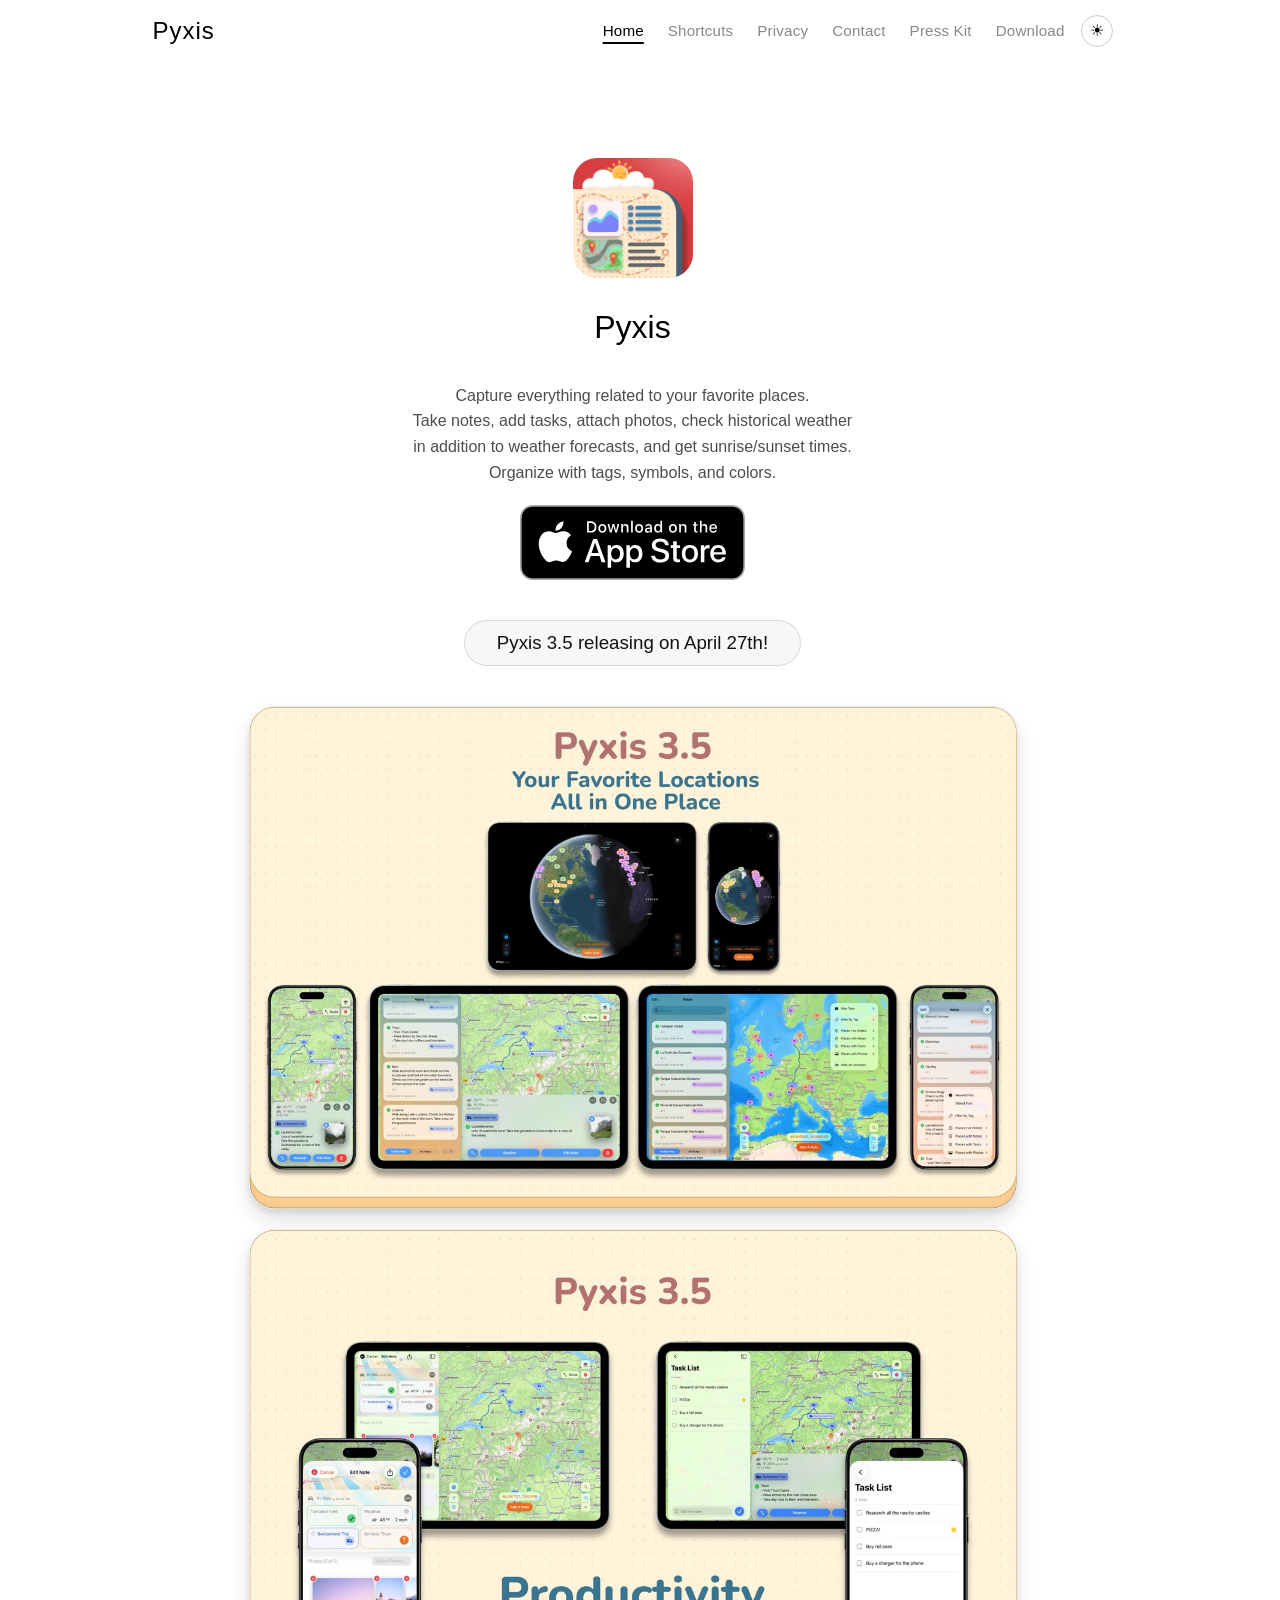
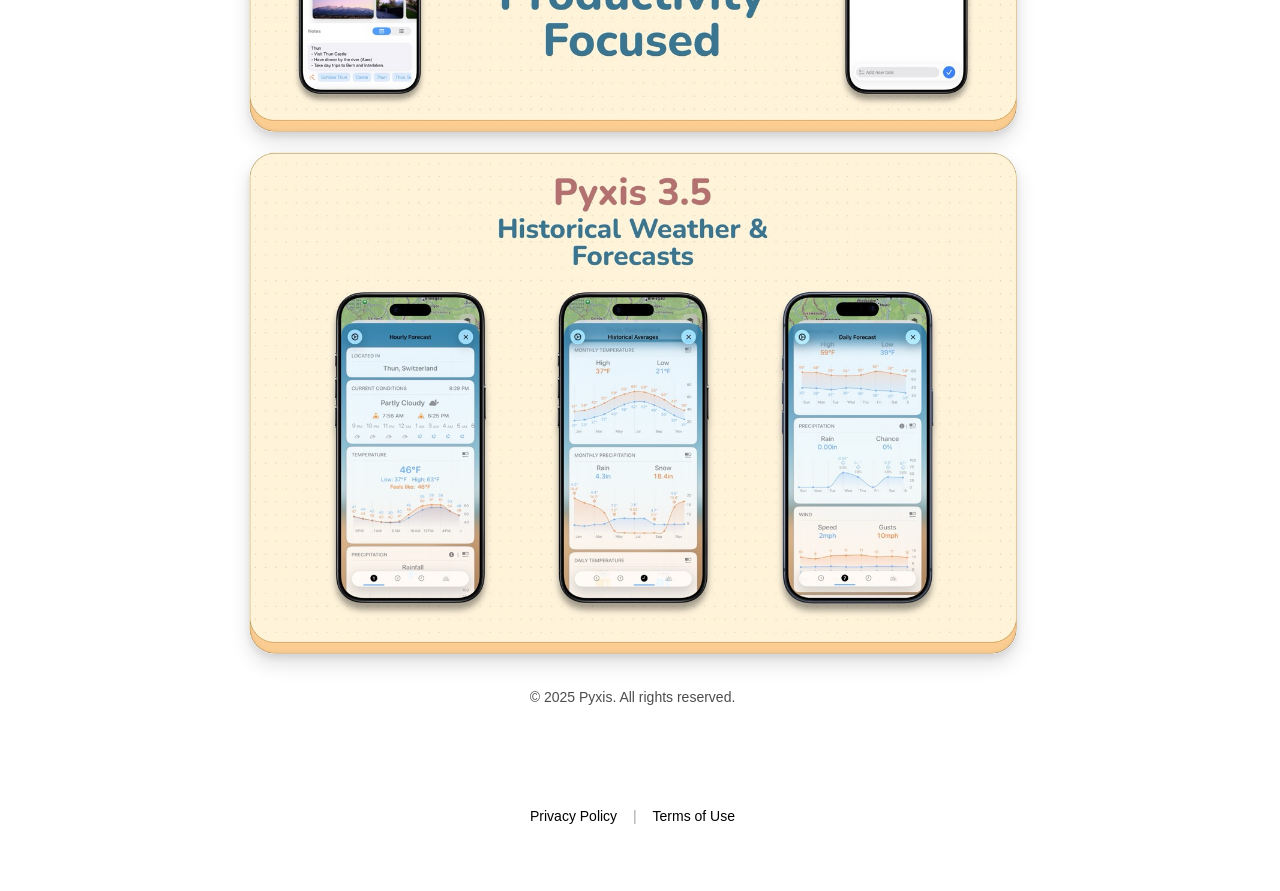
<file: index.html>
<!DOCTYPE html>
<html lang="en">
  <head>
    <meta charset="UTF-8" />
    <meta name="viewport" content="width=device-width, initial-scale=1" />
    <title>Pyxis - Notes, Photos, Weather</title>
    <meta
      name="description"
      content="Pin locations, capture memories, and check the weather. Pyxis is your private travel companion."
    />
    <link rel="apple-touch-icon" href="assets/app icons/App Icon.png" />
    <link rel="stylesheet" href="assets/style.css" />
    <script src="assets/theme-toggle.js" defer></script>
  </head>
  <body>
    <!-- Primary Navigation -->
    <header class="site-header" role="banner">
      <div class="site-header__inner">
        <a class="site-header__brand" href="index.html">Pyxis</a>
        <div class="site-header__actions">
          <nav class="site-nav" aria-label="Primary navigation">
            <ul class="site-nav__list site-nav__list--desktop">
              <li>
                <a class="site-nav__link" href="index.html" aria-current="page">Home</a>
              </li>
              <li>
                <a class="site-nav__link" href="shortcuts.html">Shortcuts</a>
              </li>
              <li>
                <a class="site-nav__link" href="privacy.html">Privacy</a>
              </li>
              <li>
                <a class="site-nav__link" href="contact.html">Contact</a>
              </li>
              <li class="site-nav__item--presskit">
                <a class="site-nav__link" href="presskit.html">Press Kit</a>
              </li>
              <li>
                <a class="site-nav__link" href="https://apps.apple.com/us/app/pyxis-notes-locations/id6639617144">Download</a>
              </li>
            </ul>
            <details class="site-nav__mobile-menu">
              <summary class="site-nav__hamburger" aria-label="Open navigation menu">
                <span></span>
                <span></span>
                <span></span>
              </summary>
              <ul class="site-nav__list site-nav__list--mobile">
                <li><a class="site-nav__link" href="index.html">Home</a></li>
                <li><a class="site-nav__link" href="shortcuts.html">Shortcuts</a></li>
                <li><a class="site-nav__link" href="privacy.html">Privacy</a></li>
                <li><a class="site-nav__link" href="contact.html">Contact</a></li>
                <li><a class="site-nav__link" href="https://apps.apple.com/us/app/pyxis-notes-locations/id6639617144">Download</a></li>
              </ul>
            </details>
          </nav>
          <button class="theme-toggle" type="button" data-theme-toggle aria-label="Toggle theme"></button>
        </div>
      </div>
    </header>

    <!-- Main Content -->
    <main id="home">
      <div class="container">
        <!-- Hero -->
        <header>
          <img src="assets/app icons/App Icon.png" alt="Pyxis App Icon" class="icon" />
          <h1>Pyxis</h1>
          <br />
          <p class="subtitle">
            Capture everything related to your favorite places.
            <br />Take notes, add tasks, attach photos, check historical weather  <br /> in addition to weather forecasts, and get sunrise/sunset times.
            <br />Organize with tags, symbols, and colors. 
          </p>
          <a
            href="https://apps.apple.com/us/app/pyxis-notes-locations/id6639617144"
            target="_blank"
            rel="noopener noreferrer"
          >
            <img
              src="assets/app-store-badge.svg"
              alt="Download on the App Store"
              style="height: 75px;"
            />
          </a>
        </header>

        <h3 class="upcoming-release">Pyxis 3.5 releasing on April 27th!</h3>
        <section class="banner-gallery" aria-label="Pyxis banners">
          <div class="banner-gallery__grid">
            <img
              class="banner-gallery__image"
              src="assets/Banner Images/Pyxis Banner - Favorite Locations Large.jpeg"
              data-banner-png="assets/Banner Images/Pyxis Banner - Favorite Locations.png"
              alt="Pyxis banner for favorite locations"
              loading="lazy"
              decoding="async"
              tabindex="0"
              role="button"
              aria-label="Open PNG for favorite locations banner"
            />
            <img
              class="banner-gallery__image"
              src="assets/Banner Images/Pyxis Banner - Productivity Focused Large.jpeg"
              data-banner-png="assets/Banner Images/Pyxis Banner - Productivity Focused.png"
              alt="Pyxis productivity focused banner"
              loading="lazy"
              decoding="async"
              tabindex="0"
              role="button"
              aria-label="Open PNG for productivity focused banner"
            />
            <img
              class="banner-gallery__image"
              src="assets/Banner Images/Pyxis Banner - Historical Weather & Forecasts Large.jpeg"
              data-banner-png="assets/Banner Images/Pyxis Banner - Historical Weather & Forecasts.png"
              alt="Pyxis banner for historical weather and forecasts"
              loading="lazy"
              decoding="async"
              tabindex="0"
              role="button"
              aria-label="Open PNG for historical weather and forecasts banner"
            />
          </div>
        </section>

        <!-- Legal Footer -->
        <footer>
          &copy; 2025 Pyxis. All rights reserved.
        </footer>
      </div>
    </main>

    <!-- Site Footer Links -->
    <footer class="site-footer">
      <a href="privacy.html">Privacy Policy</a>
      <span class="divider">|</span>
      <a href="https://www.apple.com/legal/internet-services/itunes/dev/stdeula">Terms of Use</a>
    </footer>

    <div class="lightbox" role="dialog" aria-modal="true" aria-hidden="true">
      <div class="lightbox__content">
        <button class="lightbox__close" type="button" aria-label="Close image">Close</button>
        <img class="lightbox__image" alt="" />
        <div class="lightbox__caption" aria-live="polite"></div>
      </div>
    </div>

    <script>
      (function () {
        const bannerImages = document.querySelectorAll('.banner-gallery__image');
        const lightbox = document.querySelector('.lightbox');
        const lightboxImage = document.querySelector('.lightbox__image');
        const lightboxCaption = document.querySelector('.lightbox__caption');
        const lightboxClose = document.querySelector('.lightbox__close');
        let lastFocused = null;

        const openLightbox = (img) => {
          const pngSrc = img.getAttribute('data-banner-png');
          if (!pngSrc || !lightbox) return;
          lastFocused = document.activeElement;
          lightboxImage.src = pngSrc;
          lightboxImage.alt = img.alt || 'Banner image';
          lightboxCaption.textContent = img.alt || '';
          lightbox.classList.add('open');
          lightbox.setAttribute('aria-hidden', 'false');
          document.body.style.overflow = 'hidden';
          lightboxClose.focus();
        };

        const closeLightbox = () => {
          if (!lightbox) return;
          lightbox.classList.remove('open');
          lightbox.setAttribute('aria-hidden', 'true');
          lightboxImage.src = '';
          lightboxCaption.textContent = '';
          document.body.style.overflow = '';
          if (lastFocused && typeof lastFocused.focus === 'function') {
            lastFocused.focus();
          }
        };

        bannerImages.forEach((img) => {
          img.addEventListener('click', () => {
            openLightbox(img);
          });

          img.addEventListener('keydown', (event) => {
            if (event.key !== 'Enter' && event.key !== ' ') return;
            event.preventDefault();
            openLightbox(img);
          });
        });

        lightboxClose.addEventListener('click', closeLightbox);
        lightbox.addEventListener('click', (event) => {
          if (event.target === lightbox) {
            closeLightbox();
          }
        });

        document.addEventListener('keydown', (event) => {
          if (event.key === 'Escape' && lightbox.classList.contains('open')) {
            closeLightbox();
          }
        });
      })();
    </script>
  </body>
</html>
</file>
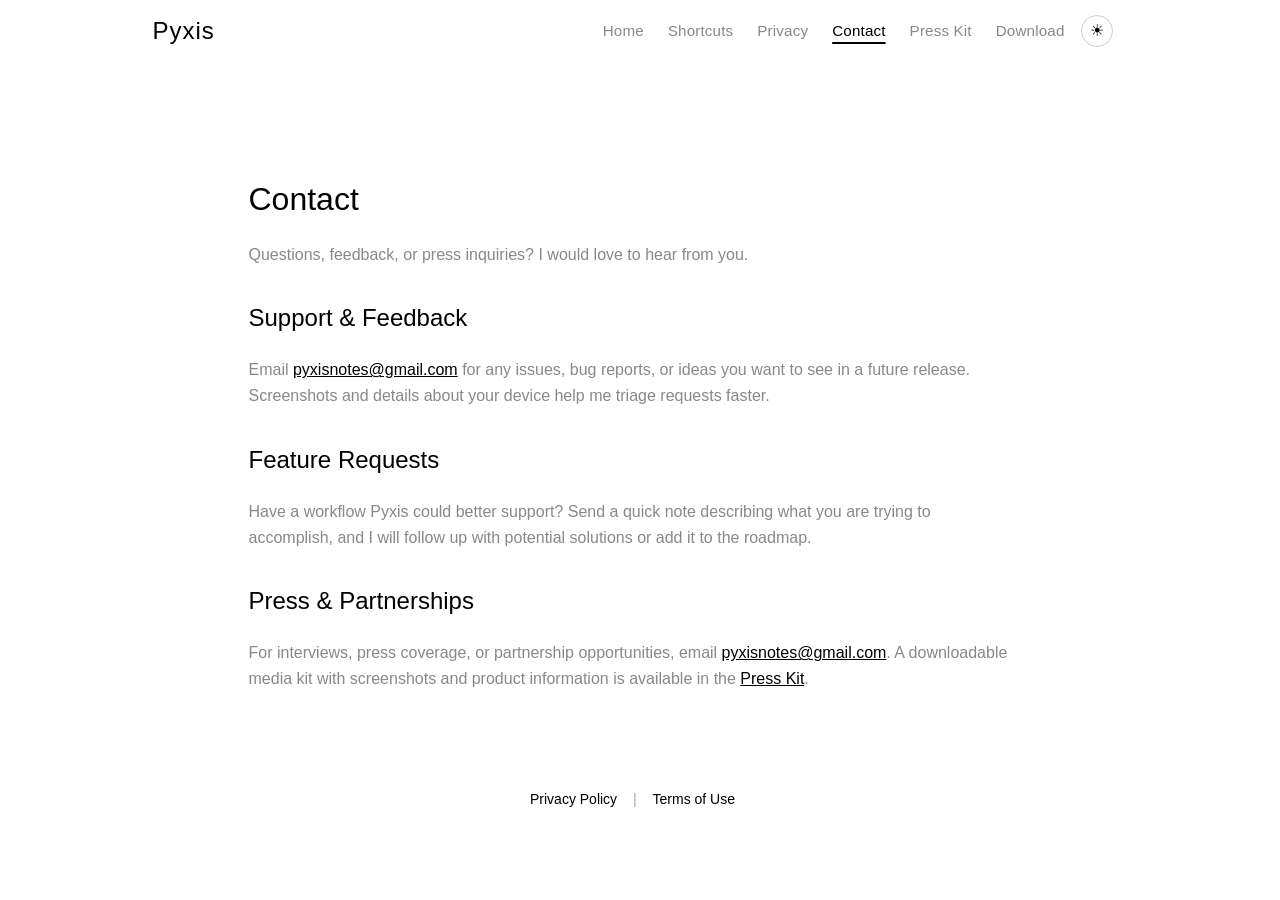
<file: contact.html>
<!DOCTYPE html>
<html lang="en">
  <head>
    <meta charset="UTF-8" />
    <meta name="viewport" content="width=device-width, initial-scale=1" />
    <title>Pyxis — Contact</title>
    <meta
      name="description"
      content="Reach the Pyxis developer for support, feature requests, or press inquiries."
    />
    <link rel="apple-touch-icon" href="assets/app icons/App Icon.png" />
    <link rel="stylesheet" href="assets/style.css" />
    <script src="assets/theme-toggle.js" defer></script>
  </head>
  <body class="contact-page">
    <!-- Primary Navigation -->
    <header class="site-header" role="banner">
      <div class="site-header__inner">
        <a class="site-header__brand" href="index.html">Pyxis</a>
        <div class="site-header__actions">
          <nav class="site-nav" aria-label="Primary navigation">
            <ul class="site-nav__list site-nav__list--desktop">
              <li>
                <a class="site-nav__link" href="index.html">Home</a>
              </li>
              <li>
                <a class="site-nav__link" href="shortcuts.html">Shortcuts</a>
              </li>
              <li>
                <a class="site-nav__link" href="privacy.html">Privacy</a>
              </li>
              <li>
                <a class="site-nav__link" href="contact.html" aria-current="page">Contact</a>
              </li>
              <li class="site-nav__item--presskit">
                <a class="site-nav__link" href="presskit.html">Press Kit</a>
              </li>
              <li>
                <a class="site-nav__link" href="https://apps.apple.com/us/app/pyxis-notes-locations/id6639617144">Download</a>
              </li>
            </ul>
            <details class="site-nav__mobile-menu">
              <summary class="site-nav__hamburger" aria-label="Open navigation menu">
                <span></span>
                <span></span>
                <span></span>
              </summary>
              <ul class="site-nav__list site-nav__list--mobile">
                <li><a class="site-nav__link" href="index.html">Home</a></li>
                <li><a class="site-nav__link" href="shortcuts.html">Shortcuts</a></li>
                <li><a class="site-nav__link" href="privacy.html">Privacy</a></li>
                <li><a class="site-nav__link" href="contact.html">Contact</a></li>
                <li><a class="site-nav__link" href="https://apps.apple.com/us/app/pyxis-notes-locations/id6639617144">Download</a></li>
              </ul>
            </details>
          </nav>
          <button class="theme-toggle" type="button" data-theme-toggle aria-label="Toggle theme"></button>
        </div>
      </div>
    </header>

    <!-- Contact Content -->
    <main id="contact">
      <div class="container">
        <header>
          <h1>Contact</h1>
          <p>Questions, feedback, or press inquiries? I would love to hear from you.</p>
        </header>

        <section>
          <h2>Support & Feedback</h2>
          <p>
            Email
            <a href="mailto:pyxisnotes@gmail.com">pyxisnotes@gmail.com</a>
            for any issues, bug reports, or ideas you want to see in a future release. Screenshots
            and details about your device help me triage requests faster.
          </p>
        </section>

        <section>
          <h2>Feature Requests</h2>
          <p>
            Have a workflow Pyxis could better support? Send a quick note describing what you are
            trying to accomplish, and I will follow up with potential solutions or add it to the
            roadmap.
          </p>
        </section>

        <section>
          <h2>Press & Partnerships</h2>
          <p>
            For interviews, press coverage, or partnership opportunities, email
            <a href="mailto:pyxisnotes@gmail.com">pyxisnotes@gmail.com</a>. A downloadable media kit
            with screenshots and product information is available in the
            <a href="presskit.html#media-kit">Press Kit</a>.
          </p>
        </section>
      </div>
    </main>

    <!-- Site Footer Links -->
    <footer class="site-footer">
      <a href="privacy.html">Privacy Policy</a>
      <span class="divider">|</span>
      <a href="https://www.apple.com/legal/internet-services/itunes/dev/stdeula">Terms of Use</a>
    </footer>
  </body>
</html>
</file>
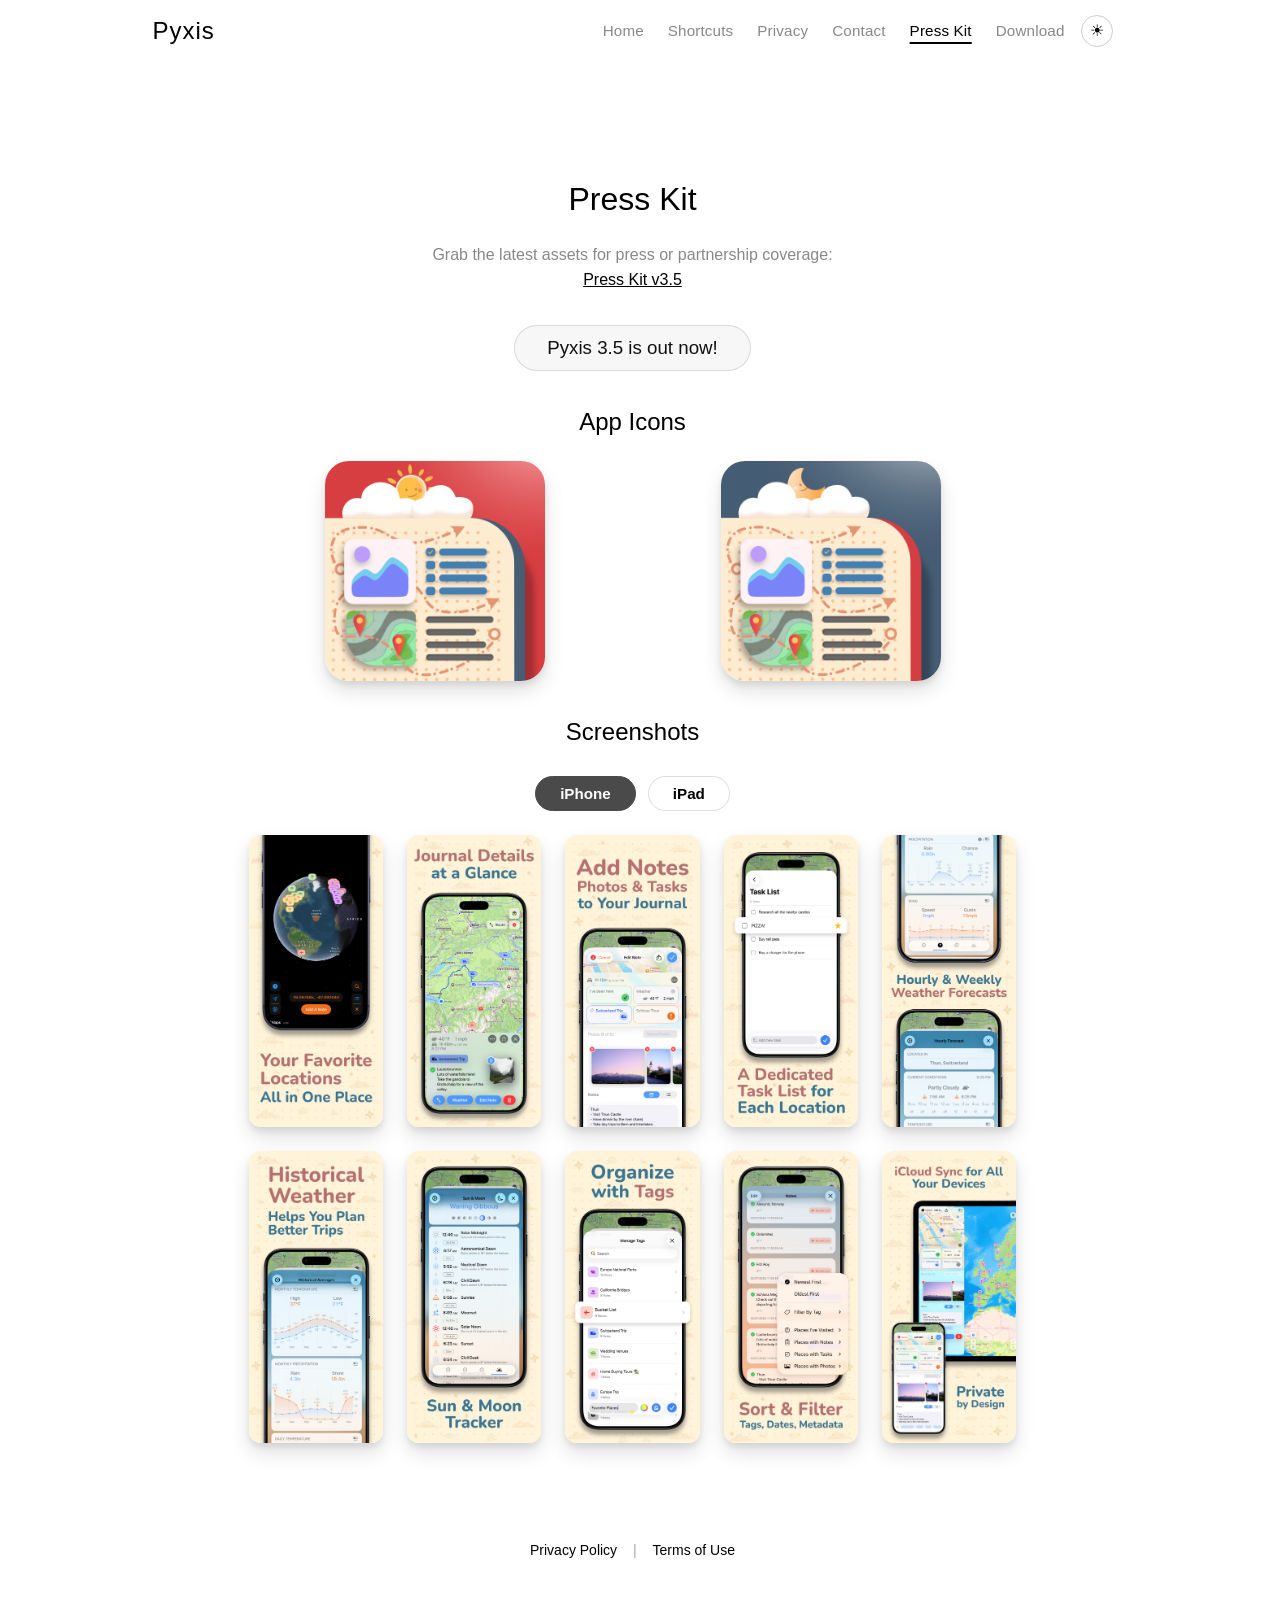
<file: presskit.html>
<!DOCTYPE html>
<html lang="en">
  <head>
    <meta charset="UTF-8" />
    <meta name="viewport" content="width=device-width, initial-scale=1" />
    <title>Pyxis — Press Kit</title>
    <meta
      name="description"
      content="Download the Pyxis media kit, screenshots, and brand assets for coverage or partnership requests."
    />
    <link rel="apple-touch-icon" href="assets/app icons/App Icon.png" />
    <link rel="stylesheet" href="assets/style.css" />
    <script src="assets/theme-toggle.js" defer></script>
  </head>
  <body class="presskit-page">
    <!-- Primary Navigation -->
    <header class="site-header" role="banner">
      <div class="site-header__inner">
        <a class="site-header__brand" href="index.html">Pyxis</a>
        <div class="site-header__actions">
          <nav class="site-nav" aria-label="Primary navigation">
            <ul class="site-nav__list site-nav__list--desktop">
              <li>
                <a class="site-nav__link" href="index.html">Home</a>
              </li>
              <li>
                <a class="site-nav__link" href="shortcuts.html">Shortcuts</a>
              </li>
              <li>
                <a class="site-nav__link" href="privacy.html">Privacy</a>
              </li>
              <li>
                <a class="site-nav__link" href="contact.html">Contact</a>
              </li>
              <li class="site-nav__item--presskit">
                <a class="site-nav__link" href="presskit.html" aria-current="page">Press Kit</a>
              </li>
              <li>
                <a class="site-nav__link" href="https://apps.apple.com/us/app/pyxis-notes-locations/id6639617144">Download</a>
              </li>
            </ul>
            <details class="site-nav__mobile-menu">
              <summary class="site-nav__hamburger" aria-label="Open navigation menu">
                <span></span>
                <span></span>
                <span></span>
              </summary>
              <ul class="site-nav__list site-nav__list--mobile">
                <li><a class="site-nav__link" href="index.html">Home</a></li>
                <li><a class="site-nav__link" href="shortcuts.html">Shortcuts</a></li>
                <li><a class="site-nav__link" href="privacy.html">Privacy</a></li>
                <li><a class="site-nav__link" href="contact.html">Contact</a></li>
                <li><a class="site-nav__link" href="https://apps.apple.com/us/app/pyxis-notes-locations/id6639617144">Download</a></li>
              </ul>
            </details>
          </nav>
          <button class="theme-toggle" type="button" data-theme-toggle aria-label="Toggle theme"></button>
        </div>
      </div>
    </header>

    <!-- Press Kit Content -->
    <main id="press-kit">
      <div class="container">
        <header id="media-kit">
          <h1>Press Kit</h1>
          <p>Grab the latest assets for press or partnership coverage:<br /><a
              href="https://www.dropbox.com/scl/fo/rmgc15g1qpqymmu59uk1y/AJu57hZkyr0gZAIiUvcNNp8?rlkey=rflx4jpv9av4rr9wsezeqdsq8&dl=0"
              target="_blank"
              rel="noopener noreferrer"
              >Press Kit v3.5</a
            ></p>
        </header>

        <h3 class="upcoming-release">Pyxis 3.5 is out now!</h3>
        <section class="app-icons" id="app-icons">
          <h2>App Icons</h2>
          <div class="app-icons-grid">
            <img
              src="assets/app icons/App Icon.png"
              data-lightbox-src="assets/app icons/App Icon - 2x.png"
              alt="Pyxis app icon"
              loading="lazy"
              decoding="async"
              tabindex="0"
              role="button"
              aria-label="Open 2x Pyxis app icon"
            />
            <img
              src="assets/app icons/App Icon - Dark.png"
              data-lightbox-src="assets/app icons/App Icon - Dark - 2x.png"
              alt="Pyxis app icon dark"
              loading="lazy"
              decoding="async"
              tabindex="0"
              role="button"
              aria-label="Open 2x dark Pyxis app icon"
            />
          </div>
        </section>

        <section class="screenshots" id="screenshots">
          <h2>Screenshots</h2>

          <div class="tabs" role="tablist" aria-label="Device screenshots">
            <button
              class="tab-button active"
              data-target="screenshots-iphone"
              role="tab"
              aria-selected="true"
              aria-controls="screenshots-iphone"
              id="tab-iphone"
              tabindex="0"
            >
              iPhone
            </button>
            <button
              class="tab-button"
              data-target="screenshots-ipad"
              role="tab"
              aria-selected="false"
              aria-controls="screenshots-ipad"
              id="tab-ipad"
              tabindex="-1"
            >
              iPad
            </button>
          </div>

          <div
            class="tab-content active"
            id="screenshots-iphone"
            role="tabpanel"
            aria-labelledby="tab-iphone"
          >
            <h3 class="visually-hidden">iPhone Screenshots</h3>
            <div class="screenshots-grid-iPhone">
              <img src="assets/iPhone Images/iPhone - 1.jpeg" alt="iPhone Screenshot 1" loading="lazy" decoding="async" />
              <img src="assets/iPhone Images/iPhone - 2.jpeg" alt="iPhone Screenshot 2" loading="lazy" decoding="async" />
              <img src="assets/iPhone Images/iPhone - 3.jpeg" alt="iPhone Screenshot 3" loading="lazy" decoding="async" />
              <img src="assets/iPhone Images/iPhone - 4.jpeg" alt="iPhone Screenshot 4" loading="lazy" decoding="async" />
              <img src="assets/iPhone Images/iPhone - 5.jpeg" alt="iPhone Screenshot 5" loading="lazy" decoding="async" />
              <img src="assets/iPhone Images/iPhone - 6.jpeg" alt="iPhone Screenshot 6" loading="lazy" decoding="async" />
              <img src="assets/iPhone Images/iPhone - 7.jpeg" alt="iPhone Screenshot 7" loading="lazy" decoding="async" />
              <img src="assets/iPhone Images/iPhone - 8.jpeg" alt="iPhone Screenshot 8" loading="lazy" decoding="async" />
              <img src="assets/iPhone Images/iPhone - 9.jpeg" alt="iPhone Screenshot 9" loading="lazy" decoding="async" />
              <img src="assets/iPhone Images/iPhone - 10.jpeg" alt="iPhone Screenshot 10" loading="lazy" decoding="async" />
            </div>
          </div>

          <div
            class="tab-content"
            id="screenshots-ipad"
            role="tabpanel"
            aria-labelledby="tab-ipad"
            hidden
          >
            <h3 class="visually-hidden">iPad Screenshots</h3>
            <div class="screenshots-grid-iPad">
              <img src="assets/iPad Images/iPad Pro - 1.jpeg" alt="iPad Screenshot 1" loading="lazy" decoding="async" />
              <img src="assets/iPad Images/iPad Pro - 2.jpeg" alt="iPad Screenshot 2" loading="lazy" decoding="async" />
              <img src="assets/iPad Images/iPad Pro - 3.jpeg" alt="iPad Screenshot 3" loading="lazy" decoding="async" />
              <img src="assets/iPad Images/iPad Pro - 4.jpeg" alt="iPad Screenshot 4" loading="lazy" decoding="async" />
              <img src="assets/iPad Images/iPad Pro - 5.jpeg" alt="iPad Screenshot 5" loading="lazy" decoding="async" />
              <img src="assets/iPad Images/iPad Pro - 6.jpeg" alt="iPad Screenshot 6" loading="lazy" decoding="async" />
              <img src="assets/iPad Images/iPad Pro - 7.jpeg" alt="iPad Screenshot 7" loading="lazy" decoding="async" />
              <img src="assets/iPad Images/iPad Pro - 8.jpeg" alt="iPad Screenshot 8" loading="lazy" decoding="async" />
              <img src="assets/iPad Images/iPad Pro - 9.jpeg" alt="iPad Screenshot 9" loading="lazy" decoding="async" />
              <img src="assets/iPad Images/iPad Pro - 10.jpeg" alt="iPad Screenshot 10" loading="lazy" decoding="async" />
            </div>
          </div>
        </section>
      </div>
    </main>

    <!-- Site Footer Links -->
    <footer class="site-footer">
      <a href="privacy.html">Privacy Policy</a>
      <span class="divider">|</span>
      <a href="https://www.apple.com/legal/internet-services/itunes/dev/stdeula">Terms of Use</a>
    </footer>

    <div class="lightbox" role="dialog" aria-modal="true" aria-hidden="true">
      <div class="lightbox__content">
        <button class="lightbox__close" type="button" aria-label="Close image">Close</button>
        <img class="lightbox__image" alt="" />
        <div class="lightbox__caption" aria-live="polite"></div>
      </div>
    </div>

    <script>
      (function () {
        const tabButtons = document.querySelectorAll('.tab-button');
        const tabPanels = document.querySelectorAll('.tab-content');
        const lightbox = document.querySelector('.lightbox');
        const lightboxImage = document.querySelector('.lightbox__image');
        const lightboxCaption = document.querySelector('.lightbox__caption');
        const lightboxClose = document.querySelector('.lightbox__close');
        const galleryImages = document.querySelectorAll('.screenshots img');
        const appIconImages = document.querySelectorAll('.app-icons-grid img');
        let lastFocused = null;
        let activeTabIndex = 0;

        const openLightbox = (img) => {
          if (!img || !lightbox) return;
          lastFocused = document.activeElement;
          lightboxImage.src = img.getAttribute('data-lightbox-src') || img.src;
          lightboxImage.alt = img.alt || 'Screenshot';
          lightboxCaption.textContent = img.alt || '';
          lightbox.classList.add('open');
          lightbox.setAttribute('aria-hidden', 'false');
          document.body.style.overflow = 'hidden';
          lightboxClose.focus();
        };

        const closeLightbox = () => {
          if (!lightbox) return;
          lightbox.classList.remove('open');
          lightbox.setAttribute('aria-hidden', 'true');
          lightboxImage.src = '';
          lightboxCaption.textContent = '';
          document.body.style.overflow = '';
          if (lastFocused && typeof lastFocused.focus === 'function') {
            lastFocused.focus();
          }
        };

        const activateTab = (button) => {
          const targetId = button.getAttribute('data-target');

          tabButtons.forEach((btn, index) => {
            const isActive = btn === button;
            btn.classList.toggle('active', isActive);
            btn.setAttribute('aria-selected', isActive);
            btn.setAttribute('tabindex', isActive ? '0' : '-1');
            if (isActive) activeTabIndex = index;
          });

          tabPanels.forEach((panel) => {
            const isActive = panel.id === targetId;
            panel.classList.toggle('active', isActive);
            panel.toggleAttribute('hidden', !isActive);
          });
        };

        tabButtons.forEach((button) => {
          button.addEventListener('click', () => {
            activateTab(button);
          });

          button.addEventListener('keydown', (event) => {
            if (event.key !== 'ArrowLeft' && event.key !== 'ArrowRight') return;
            event.preventDefault();
            const nextIndex =
              event.key === 'ArrowRight'
                ? (activeTabIndex + 1) % tabButtons.length
                : (activeTabIndex - 1 + tabButtons.length) % tabButtons.length;
            const nextButton = tabButtons[nextIndex];
            activateTab(nextButton);
            nextButton.focus();
          });
        });

        galleryImages.forEach((img) => {
          img.setAttribute('tabindex', '0');
          img.setAttribute('role', 'button');
          img.setAttribute('aria-label', `Open ${img.alt || 'screenshot'}`);

          img.addEventListener('click', () => openLightbox(img));
          img.addEventListener('keydown', (event) => {
            if (event.key === 'Enter' || event.key === ' ') {
              event.preventDefault();
              openLightbox(img);
            }
          });
        });

        appIconImages.forEach((img) => {
          img.addEventListener('click', () => openLightbox(img));
          img.addEventListener('keydown', (event) => {
            if (event.key === 'Enter' || event.key === ' ') {
              event.preventDefault();
              openLightbox(img);
            }
          });
        });

        lightboxClose.addEventListener('click', closeLightbox);
        lightbox.addEventListener('click', (event) => {
          if (event.target === lightbox) {
            closeLightbox();
          }
        });

        document.addEventListener('keydown', (event) => {
          if (event.key === 'Escape' && lightbox.classList.contains('open')) {
            closeLightbox();
          }
        });
      })();
    </script>
  </body>
</html>
</file>
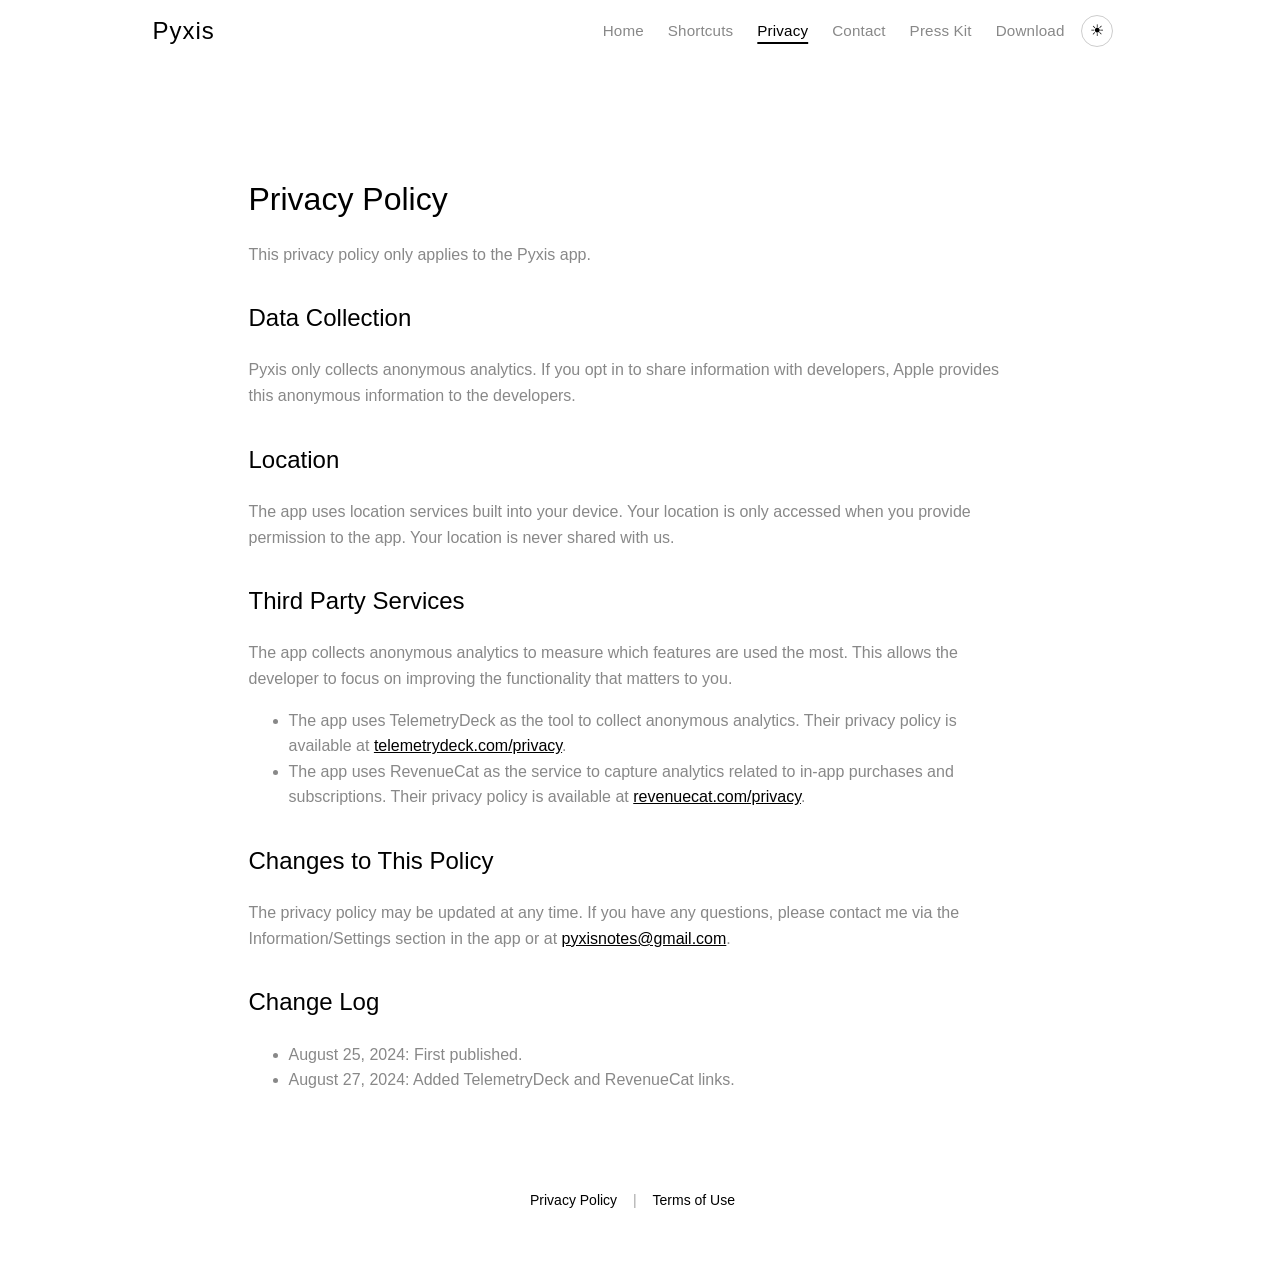
<file: privacy.html>
<!DOCTYPE html>
<html lang="en">
  <head>
    <meta charset="UTF-8" />
    <meta name="viewport" content="width=device-width, initial-scale=1" />
    <title>Pyxis — Privacy Policy</title>
    <meta
      name="description"
      content="Learn how the Pyxis app handles analytics, location data, and third-party services."
    />
    <link rel="apple-touch-icon" href="assets/app icons/App Icon.png" />
    <link rel="stylesheet" href="assets/style.css" />
    <script src="assets/theme-toggle.js" defer></script>
  </head>
  <body class="privacy-page">
    <!-- Primary Navigation -->
    <header class="site-header" role="banner">
      <div class="site-header__inner">
        <a class="site-header__brand" href="index.html">Pyxis</a>
        <div class="site-header__actions">
          <nav class="site-nav" aria-label="Primary navigation">
            <ul class="site-nav__list site-nav__list--desktop">
              <li>
                <a class="site-nav__link" href="index.html">Home</a>
              </li>
              <li>
                <a class="site-nav__link" href="shortcuts.html">Shortcuts</a>
              </li>
              <li>
                <a class="site-nav__link" href="privacy.html" aria-current="page">Privacy</a>
              </li>
              <li>
                <a class="site-nav__link" href="contact.html">Contact</a>
              </li>
              <li class="site-nav__item--presskit">
                <a class="site-nav__link" href="presskit.html">Press Kit</a>
              </li>
              <li>
                <a class="site-nav__link" href="https://apps.apple.com/us/app/pyxis-notes-locations/id6639617144">Download</a>
              </li>
            </ul>
            <details class="site-nav__mobile-menu">
              <summary class="site-nav__hamburger" aria-label="Open navigation menu">
                <span></span>
                <span></span>
                <span></span>
              </summary>
              <ul class="site-nav__list site-nav__list--mobile">
                <li><a class="site-nav__link" href="index.html">Home</a></li>
                <li><a class="site-nav__link" href="shortcuts.html">Shortcuts</a></li>
                <li><a class="site-nav__link" href="privacy.html">Privacy</a></li>
                <li><a class="site-nav__link" href="contact.html">Contact</a></li>
                <li><a class="site-nav__link" href="https://apps.apple.com/us/app/pyxis-notes-locations/id6639617144">Download</a></li>
              </ul>
            </details>
          </nav>
          <button class="theme-toggle" type="button" data-theme-toggle aria-label="Toggle theme"></button>
        </div>
      </div>
    </header>

    <!-- Privacy Policy Content -->
    <main id="privacy">
      <div class="container">
        <header>
          <h1>Privacy Policy</h1>
          <p>This privacy policy only applies to the Pyxis app.</p>
        </header>

        <section>
          <h2>Data Collection</h2>
          <p>
            Pyxis only collects anonymous analytics. If you opt in to share information with
            developers, Apple provides this anonymous information to the developers.
          </p>
        </section>

        <section>
          <h2>Location</h2>
          <p>
            The app uses location services built into your device. Your location is only accessed when you provide permission to the app. Your location is never shared with us.
          </p>
        </section>

        <section>
          <h2>Third Party Services</h2>
          <p>The app collects anonymous analytics to measure which features are used the most. This allows the developer to focus on improving the functionality that matters to you.</p>
          <ul>
            <li>
              The app uses TelemetryDeck as the tool to collect anonymous analytics. Their privacy policy is available at
              <a href="https://telemetrydeck.com/privacy/" target="_blank" rel="noopener noreferrer">telemetrydeck.com/privacy</a>.
            </li>
            <li>
              The app uses RevenueCat as the service to capture analytics related to in-app purchases and subscriptions. Their privacy policy is available at
              <a href="https://www.revenuecat.com/privacy/" target="_blank" rel="noopener noreferrer">revenuecat.com/privacy</a>.
            </li>
          </ul>
        </section>

        <section>
          <h2>Changes to This Policy</h2>
          <p>
            The privacy policy may be updated at any time. If you have any questions, please contact me via the Information/Settings section in the app or at
            <a href="mailto:pyxisnotes@gmail.com">pyxisnotes@gmail.com</a>.
          </p>
        </section>

        <section>
          <h2>Change Log</h2>
          <ul>
            <li>August 25, 2024: First published.</li>
            <li>August 27, 2024: Added TelemetryDeck and RevenueCat links.</li>
          </ul>
        </section>
      </div>
    </main>

    <!-- Site Footer Links -->
    <footer class="site-footer">
      <a href="privacy.html" aria-current="page">Privacy Policy</a>
      <span class="divider">|</span>
      <a href="https://www.apple.com/legal/internet-services/itunes/dev/stdeula">Terms of Use</a>
    </footer>
  </body>
</html>
</file>
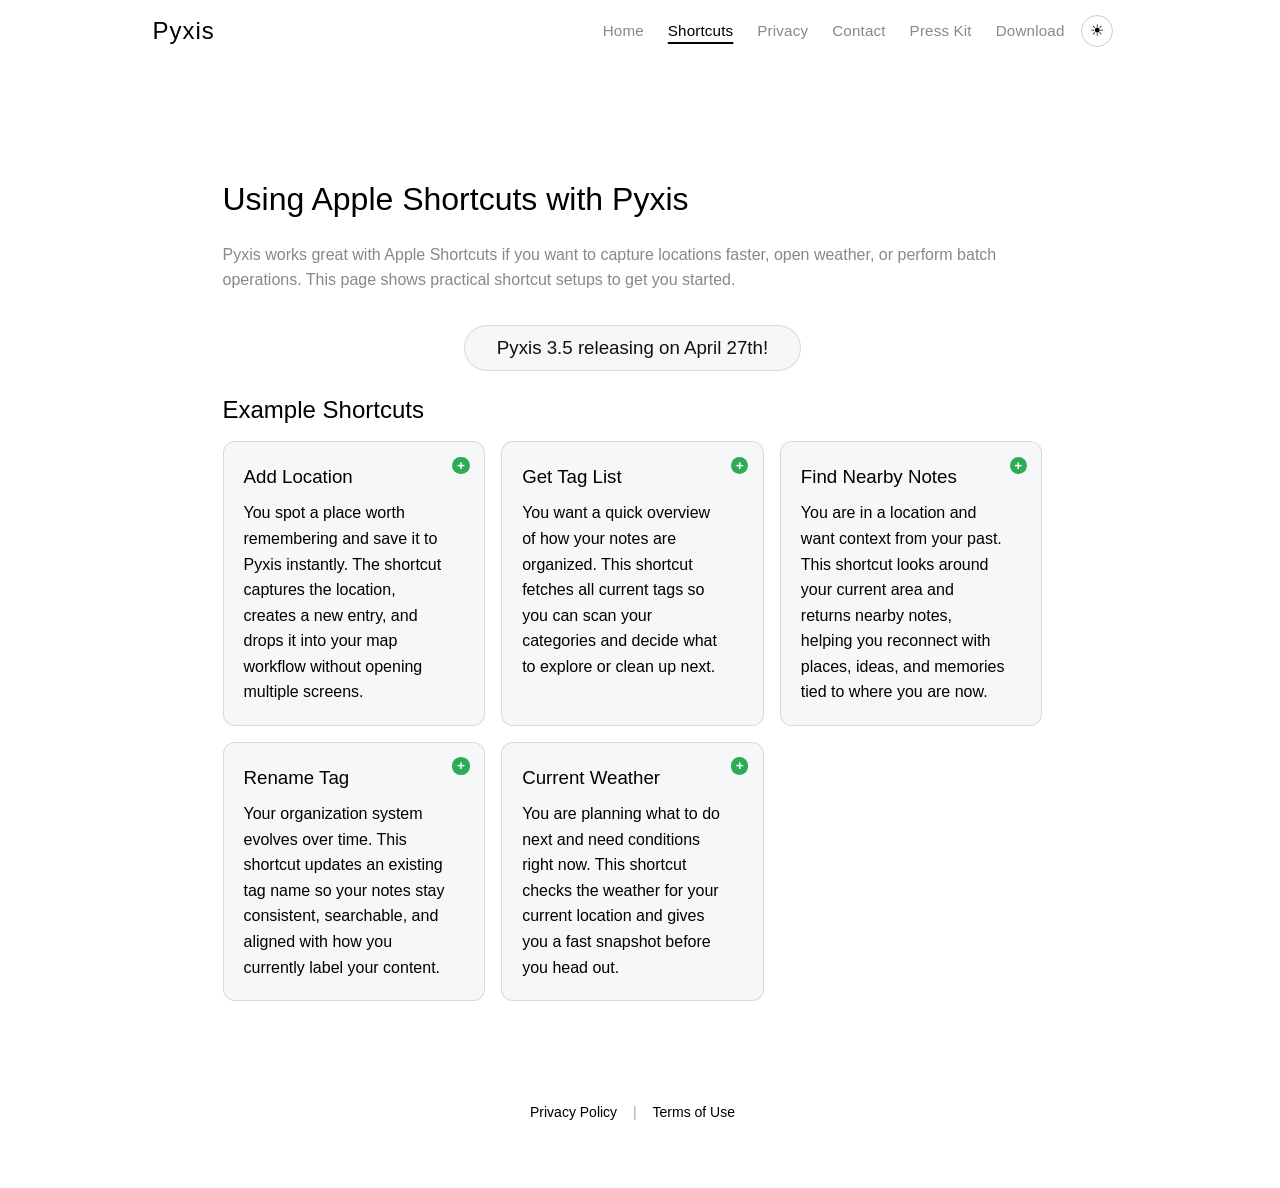
<file: shortcuts.html>
<!DOCTYPE html>
<html lang="en">
  <head>
    <meta charset="UTF-8" />
    <meta name="viewport" content="width=device-width, initial-scale=1" />
    <title>Pyxis Shortcuts — How to Use Apple Shortcuts with Pyxis</title>
    <meta
      name="description"
      content="Learn how to use Apple Shortcuts with Pyxis to quickly capture places, notes, photos, and weather context."
    />
    <link rel="apple-touch-icon" href="assets/app icons/App Icon.png" />
    <link rel="stylesheet" href="assets/style.css" />
    <script src="assets/theme-toggle.js" defer></script>
  </head>
  <body class="support-page">
    <!-- Primary Navigation -->
    <header class="site-header" role="banner">
      <div class="site-header__inner">
        <a class="site-header__brand" href="index.html">Pyxis</a>
        <div class="site-header__actions">
          <nav class="site-nav" aria-label="Primary navigation">
            <ul class="site-nav__list site-nav__list--desktop">
              <li>
                <a class="site-nav__link" href="index.html">Home</a>
              </li>
              <li>
              <a class="site-nav__link" href="shortcuts.html" aria-current="page">Shortcuts</a>
              </li>
              <li>
                <a class="site-nav__link" href="privacy.html">Privacy</a>
              </li>
              <li>
                <a class="site-nav__link" href="contact.html">Contact</a>
              </li>
              <li class="site-nav__item--presskit">
                <a class="site-nav__link" href="presskit.html">Press Kit</a>
              </li>
              <li>
                <a class="site-nav__link" href="https://apps.apple.com/us/app/pyxis-notes-locations/id6639617144">Download</a>
              </li>
            </ul>
            <details class="site-nav__mobile-menu">
              <summary class="site-nav__hamburger" aria-label="Open navigation menu">
                <span></span>
                <span></span>
                <span></span>
              </summary>
              <ul class="site-nav__list site-nav__list--mobile">
                <li><a class="site-nav__link" href="index.html">Home</a></li>
                <li><a class="site-nav__link" href="shortcuts.html">Shortcuts</a></li>
                <li><a class="site-nav__link" href="privacy.html">Privacy</a></li>
                <li><a class="site-nav__link" href="contact.html">Contact</a></li>
                <li><a class="site-nav__link" href="https://apps.apple.com/us/app/pyxis-notes-locations/id6639617144">Download</a></li>
              </ul>
            </details>
          </nav>
          <button class="theme-toggle" type="button" data-theme-toggle aria-label="Toggle theme"></button>
        </div>
      </div>
    </header>

    <!-- Support Article Content -->
    <main id="support-article">
      <div class="container support-article">
        <header class="support-article__header">
          <h1>Using Apple Shortcuts with Pyxis</h1>
          <p>
            Pyxis works great with Apple Shortcuts if you want to capture locations faster, open
            weather, or perform batch operations. This page shows practical shortcut setups to get
            you started.
          </p>
        </header>

        <h3 class="upcoming-release">Pyxis 3.5 releasing on April 27th!</h3>

        <section id="starter-shortcuts">
          <h2>Example Shortcuts</h2>
          <div class="support-cards">
            <article class="support-card">
              <a class="support-card__link" href="https://www.icloud.com/shortcuts/c54e6d3399534520a98412d21aa2f19d">
                <h3>Add Location</h3>
                <p>
                  You spot a place worth remembering and save it to Pyxis instantly. The shortcut
                  captures the location, creates a new entry, and drops it into your map workflow
                  without opening multiple screens.
                </p>
              </a>
            </article>
            <article class="support-card">
              <a class="support-card__link" href="https://www.icloud.com/shortcuts/1fe3dd89f4ef42abbb867717da80c2d8">
                <h3>Get Tag List</h3>
                <p>
                  You want a quick overview of how your notes are organized. This shortcut fetches
                  all current tags so you can scan your categories and decide what to explore or
                  clean up next.
                </p>
              </a>
            </article>
            <article class="support-card">
              <a class="support-card__link" href="https://www.icloud.com/shortcuts/e20275ae89e948428f4d4d17426a7f41">
                <h3>Find Nearby Notes</h3>
                <p>
                  You are in a location and want context from your past. This shortcut looks around
                  your current area and returns nearby notes, helping you reconnect with places,
                  ideas, and memories tied to where you are now.
                </p>
              </a>
            </article>
            <article class="support-card">
              <a class="support-card__link" href="https://www.icloud.com/shortcuts/087aa7fad779467b94ac86fd27060fed">
                <h3>Rename Tag</h3>
                <p>
                  Your organization system evolves over time. This shortcut updates an existing tag
                  name so your notes stay consistent, searchable, and aligned with how you currently
                  label your content.
                </p>
              </a>
            </article>
            <article class="support-card">
              <a class="support-card__link" href="https://www.icloud.com/shortcuts/e20275ae89e948428f4d4d17426a7f41">
                <h3>Current Weather</h3>
                <p>
                  You are planning what to do next and need conditions right now. This shortcut
                  checks the weather for your current location and gives you a fast snapshot before
                  you head out.
                </p>
              </a>
            </article>
          </div>
        </section>
      </div>
    </main>

    <!-- Site Footer Links -->
    <footer class="site-footer">
      <a href="privacy.html">Privacy Policy</a>
      <span class="divider">|</span>
      <a href="https://www.apple.com/legal/internet-services/itunes/dev/stdeula">Terms of Use</a>
    </footer>
  </body>
</html>
</file>
<file: assets/style.css>
:root {
  --color-background: #fff;
  --color-text: #888;
  --color-heading: #000;
  --color-subtext: rgba(0, 0, 0, 0.7);
  --color-brand: #000;
  --color-link: #000;
  --color-link-highlight: #000;
  --color-nav-background: #fff;
  --color-nav-text: #888;
  --color-nav-link-active: #000;
  --color-button-background: #000;
  --color-button-text: #fff;
  --color-footer-text: rgba(0, 0, 0, 0.7);
  --color-footer-link: #000;
  --color-footer-divider: rgba(0, 0, 0, 0.35);
  --color-surface: #fff;
  --color-tab-background: rgba(255, 255, 255, 0.85);
  --color-tab-border: rgba(0, 0, 0, 0.12);
  --color-tab-hover-border: rgba(0, 0, 0, 0.2);
  --color-tab-focus-outline: #000;
  --color-tab-active-background: #4a4a4a;
  --color-tab-active-text: #fff;
  --color-upcoming-release-background: #f7f7f7;
  --color-upcoming-release-text: #111;
  --color-lightbox-backdrop: rgba(0, 0, 0, 0.9);
  --color-lightbox-image-background: #fff;
  --color-lightbox-caption: #fff;
  --color-lightbox-close-border: #fff;
  --color-lightbox-close-background: #000;
  --color-lightbox-close-text: #fff;
  --color-lightbox-close-focus: #fff;
  --color-support-border: rgba(0, 0, 0, 0.12);
  --color-support-surface: rgba(0, 0, 0, 0.02);
  --color-card-background: #f6f7f8;
  --color-theme-toggle-background: transparent;
  --color-theme-toggle-text: #000;
  --color-theme-toggle-border: rgba(0, 0, 0, 0.2);
  --color-theme-toggle-hover: rgba(0, 0, 0, 0.06);
  --color-theme-toggle-focus: #000;
  --shadow-nav: 0 2px 4px rgba(0, 0, 0, 0.1);
  --shadow-card: 0 10px 20px rgba(0, 0, 0, 0.12), 0 4px 6px rgba(0, 0, 0, 0.08);
  --shadow-card-large: 0 12px 24px rgba(0, 0, 0, 0.15), 0 6px 10px rgba(0, 0, 0, 0.08);
}

html[data-theme="dark"] {
  --color-background: #0f1115;
  --color-text: #c7ccd6;
  --color-heading: #f8f9fb;
  --color-subtext: rgba(231, 236, 244, 0.9);
  --color-brand: #f8f9fb;
  --color-link: #d6e3ff;
  --color-link-highlight: #fff;
  --color-nav-background: #0f1115;
  --color-nav-text: #c7ccd6;
  --color-nav-link-active: #fff;
  --color-button-background: #f8f9fb;
  --color-button-text: #0f1115;
  --color-footer-text: rgba(231, 236, 244, 0.9);
  --color-footer-link: #d6e3ff;
  --color-footer-divider: rgba(231, 236, 244, 0.45);
  --color-surface: #1a1f29;
  --color-tab-background: rgba(26, 31, 41, 0.9);
  --color-tab-border: rgba(248, 249, 251, 0.25);
  --color-tab-hover-border: rgba(248, 249, 251, 0.5);
  --color-tab-focus-outline: #fff;
  --color-tab-active-background: var(--color-upcoming-release-background);
  --color-tab-active-text: #fff;
  --color-upcoming-release-background: rgba(248, 249, 251, 0.12);
  --color-upcoming-release-text: #f8f9fb;
  --color-lightbox-backdrop: rgba(0, 0, 0, 0.95);
  --color-lightbox-image-background: #111521;
  --color-lightbox-caption: #fff;
  --color-lightbox-close-border: #fff;
  --color-lightbox-close-background: #1b2130;
  --color-lightbox-close-text: #fff;
  --color-lightbox-close-focus: #fff;
  --color-support-border: rgba(248, 249, 251, 0.2);
  --color-support-surface: rgba(248, 249, 251, 0.05);
  --color-card-background: #1a1f29;
  --color-theme-toggle-background: transparent;
  --color-theme-toggle-text: #fff;
  --color-theme-toggle-border: rgba(248, 249, 251, 0.45);
  --color-theme-toggle-hover: rgba(248, 249, 251, 0.12);
  --color-theme-toggle-focus: #fff;
  --shadow-nav: 0 2px 4px rgba(0, 0, 0, 0.45);
  --shadow-card: 0 10px 20px rgba(0, 0, 0, 0.45), 0 4px 6px rgba(0, 0, 0, 0.25);
  --shadow-card-large: 0 12px 24px rgba(0, 0, 0, 0.55), 0 6px 10px rgba(0, 0, 0, 0.35);
}

/* =====================================
   Base Layout
===================================== */
html {
  scroll-behavior: smooth;
  scrollbar-gutter: stable;
}

body {
  font-family: "Open Sans", "Segoe UI", Roboto, Helvetica, Arial, sans-serif;
  font-weight: 300;
  margin: 0;
  padding: 0;
  line-height: 1.6;
  background: var(--color-background);
  color: var(--color-text);
}

h1,
h2,
h3,
h4,
h5,
h6 {
  color: var(--color-heading);
  font-weight: 300;
}

main {
  padding: 4rem 2rem 2rem;
}

.container {
  max-width: 768px;
  margin: 0 auto;
}

header,
section,
footer {
  text-align: center;
  margin-bottom: 2rem;
}

.privacy-page header,
.privacy-page section,
.contact-page header,
.contact-page section,
.support-page section {
  text-align: left;
}

.privacy-page .site-footer,
.contact-page .site-footer,
.support-page .site-footer {
  text-align: center;
}

.privacy-page main a,
.contact-page main a,
.presskit-page main a,
.support-page main a {
  color: var(--color-link);
}

.privacy-page main a:visited,
.contact-page main a:visited,
.presskit-page main a:visited,
.support-page main a:visited {
  color: var(--color-link);
}

.privacy-page main a:hover,
.privacy-page main a:focus-visible,
.contact-page main a:hover,
.contact-page main a:focus-visible,
.presskit-page main a:hover,
.presskit-page main a:focus-visible,
.support-page main a:hover,
.support-page main a:focus-visible {
  color: var(--color-link-highlight);
}

img.icon {
  width: 120px;
  height: 120px;
  border-radius: 24px;
}

h1 {
  font-size: 2rem;
  margin: 1rem 0 0.25rem;
}

p.subtitle {
  color: var(--color-subtext);
  margin: 0 0 1.25rem;
}

/* =====================================
   Navigation
===================================== */
.site-header {
  position: static;
  top: 0;
  inset-inline: 0;
  z-index: 1000;
  background-color: var(--color-nav-background);
  color: var(--color-nav-text);
}

.site-header__inner {
  display: flex;
  align-items: center;
  justify-content: space-between;
  gap: 2rem;
  max-width: 960px;
  margin: 0 auto;
  padding: 0.75rem 2rem;
}

.site-header__actions {
  display: flex;
  align-items: center;
  justify-content: flex-end;
  gap: 1rem;
}

.site-header__brand {
  font-size: 1.5rem;
  font-weight: 400;
  letter-spacing: 0.04em;
  color: var(--color-brand);
  text-decoration: none;
}

.site-nav__list {
  display: flex;
  flex-wrap: wrap;
  align-items: center;
  gap: 1.5rem;
  margin: 0;
  padding: 0;
  list-style: none;
}

.site-nav__link {
  display: inline-block;
  color: var(--color-nav-text);
  font-size: 0.95rem;
  font-weight: 400;
  text-decoration: none;
  letter-spacing: 0.01em;
  transition: opacity 0.2s ease, text-decoration-color 0.2s ease;
}

.site-nav__link:hover,
.site-nav__link:focus-visible {
  color: var(--color-nav-link-active);
}

.site-nav__link[aria-current="page"] {
  color: var(--color-nav-link-active);
  text-decoration: underline;
  text-decoration-thickness: 2px;
  text-underline-offset: 0.35rem;
}

.theme-toggle {
  appearance: none;
  border: 1px solid var(--color-theme-toggle-border);
  border-radius: 999px;
  background: var(--color-theme-toggle-background);
  color: var(--color-theme-toggle-text);
  width: 2rem;
  height: 2rem;
  padding: 0;
  display: inline-flex;
  align-items: center;
  justify-content: center;
  cursor: pointer;
  transition: background-color 0.2s ease, border-color 0.2s ease, transform 0.2s ease;
}

.theme-toggle::before {
  content: "☀";
  font-size: 1rem;
  line-height: 1;
  color: currentColor;
}

.theme-toggle[data-theme-icon="moon"]::before {
  content: "☾";
}

.theme-toggle:hover {
  background: var(--color-theme-toggle-hover);
  transform: translateY(-1px);
}

.theme-toggle:focus-visible {
  outline: 2px solid var(--color-theme-toggle-focus);
  outline-offset: 2px;
}

@media (max-width: 640px) {
  .site-header__inner {
    align-items: center;
    gap: 0.75rem;
    padding: 0.75rem 1rem;
  }

  .site-header__actions {
    align-items: center;
    gap: 0.75rem;
  }

  .site-nav {
    display: flex;
    align-items: center;
    gap: 0.75rem;
  }

  .site-nav__list--desktop {
    gap: 0;
  }

  .site-nav__list--desktop li {
    display: none;
  }

  .site-nav__list--desktop .site-nav__item--presskit {
    display: list-item;
  }

  .site-nav .site-nav__mobile-menu {
    display: inline-flex;
    align-items: center;
    position: relative;
  }

  .site-nav__hamburger {
    list-style: none;
    width: 1.95rem;
    height: 1.95rem;
    border: 1px solid var(--color-theme-toggle-border);
    border-radius: 999px;
    display: inline-flex;
    flex-direction: column;
    justify-content: center;
    align-items: center;
    margin: 0;
    padding: 0;
    line-height: 0;
    gap: 0.16rem;
    cursor: pointer;
  }

  .site-nav__hamburger::-webkit-details-marker {
    display: none;
  }

  .site-nav__hamburger span {
    width: 0.75rem;
    height: 1.25px;
    background: var(--color-nav-link-active);
    border-radius: 1px;
  }

  .site-nav__list--mobile {
    position: absolute;
    right: 0;
    top: calc(100% + 0.4rem);
    min-width: 10rem;
    padding: 0.75rem 0.9rem;
    border: 1px solid var(--color-tab-border);
    border-radius: 0.75rem;
    background: var(--color-nav-background);
    box-shadow: var(--shadow-card);
    display: flex;
    flex-direction: column;
    align-items: flex-start;
    gap: 0.55rem;
    z-index: 2100;
  }

  .site-nav__mobile-menu:not([open]) .site-nav__list--mobile {
    display: none;
  }
}

.site-nav__mobile-menu {
  display: none;
}

/* =====================================
   Hero Actions
===================================== */
a.button {
  display: inline-block;
  padding: 0.75rem 1.5rem;
  background-color: var(--color-button-background);
  color: var(--color-button-text);
  border-radius: 8px;
  font-weight: 600;
  text-decoration: none;
  margin-top: 1.5rem;
}

/* =====================================
   App Icons
===================================== */
.app-icons {
  margin-top: 2rem;
}

.app-icons-grid {
  display: grid;
  grid-template-columns: repeat(2, minmax(0, 1fr));
  gap: 1.5rem;
  justify-items: center;
  align-items: center;
}

.app-icons-grid img {
  width: 100%;
  max-width: 220px;
  border-radius: 24px;
  box-shadow: var(--shadow-card);
}

/* =====================================
   Screenshot Grids
===================================== */
.screenshots > img {
  display: block;
  width: 100%;
  max-width: 400px;
  margin: 1rem auto;
  border-radius: 16px;
  box-shadow: var(--shadow-card);
}

.screenshots-grid-iPhone {
  display: grid;
  grid-template-columns: repeat(5, minmax(0, 1fr));
  gap: 1.5rem;
  justify-items: center;
}

.screenshots-grid-iPhone img {
  width: 100%;
  border-radius: 12px;
  box-shadow: var(--shadow-card);
}

.screenshots-grid-iPad {
  display: grid;
  grid-template-columns: repeat(2, minmax(0, 1fr));
  gap: 1.5rem;
  justify-items: center;
}

.screenshots-grid-iPad img {
  width: 100%;
  border-radius: 12px;
  box-shadow: var(--shadow-card-large);
}

.screenshots > img,
.screenshots-grid-iPhone img,
.screenshots-grid-iPad img {
  transition: transform 0.25s ease, box-shadow 0.25s ease;
  transform-origin: center;
}

.screenshots > img:hover,
.screenshots > img:focus-visible,
.screenshots-grid-iPhone img:hover,
.screenshots-grid-iPhone img:focus-visible,
.screenshots-grid-iPad img:hover,
.screenshots-grid-iPad img:focus-visible {
  transform: translateY(-4px) scale(1.03);
  box-shadow: var(--shadow-card-large);
}

/* =====================================
   Banner Gallery
===================================== */
.banner-gallery {
  margin-top: 2.5rem;
}

.upcoming-release {
  text-align: center;
  width: fit-content;
  margin: 0 auto 1rem;
  padding: 0.45rem 2rem;
  border-radius: 999px;
  border: 1px solid var(--color-tab-border);
  background: var(--color-upcoming-release-background);
  color: var(--color-upcoming-release-text);
}

.banner-gallery__grid {
  display: grid;
  gap: 1.25rem;
}

.banner-gallery__image {
  width: 100%;
  border-radius: 26px;
  box-shadow: var(--shadow-card);
  cursor: pointer;
  transition: transform 0.2s ease, box-shadow 0.2s ease;
}

.banner-gallery__image:hover,
.banner-gallery__image:focus-visible {
  transform: translateY(-2px);
  box-shadow: var(--shadow-card-large);
}

.banner-gallery__image:focus-visible {
  outline: 2px solid var(--color-tab-focus-outline);
  outline-offset: 2px;
}

/* =====================================
   Footer
===================================== */
footer {
  font-size: 0.875rem;
  color: var(--color-footer-text);
}

.site-footer {
  text-align: center;
  padding: 2rem 1rem;
  font-size: 0.875rem;
  color: var(--color-footer-link);
  background-color: transparent;
}

.site-footer a {
  margin: 0 0.5rem;
  color: var(--color-footer-link);
  text-decoration: none;
}

.site-footer a:hover {
  text-decoration: underline;
}

.site-footer .divider {
  margin: 0 0.25rem;
  color: var(--color-footer-divider);
}

/* =====================================
   Tabs
===================================== */
.tabs {
  display: flex;
  justify-content: center;
  flex-wrap: wrap;
  gap: 0.75rem;
  margin: 1.5rem 0;
  position: relative;
  z-index: 3;
}

.tab-button {
  appearance: none;
  padding: 0.5rem 1.5rem;
  border: 1px solid var(--color-tab-border);
  border-radius: 999px;
  background: var(--color-tab-background);
  color: var(--color-brand);
  font-size: 0.95rem;
  font-weight: 600;
  cursor: pointer;
  transition: background-color 0.2s ease, color 0.2s ease, border-color 0.2s ease;
}

.tab-button:hover {
  background: var(--color-surface);
  border-color: var(--color-tab-hover-border);
}

.tab-button:focus-visible {
  outline: 2px solid var(--color-tab-focus-outline);
  outline-offset: 2px;
}

.tab-button.active {
  background: var(--color-tab-active-background);
  border-color: var(--color-tab-active-background);
  color: var(--color-tab-active-text);
}

.tab-content {
  display: none;
  position: relative;
  z-index: 1;
}

.tab-content.active {
  display: block;
}

/* =====================================
   Lightbox
===================================== */
.lightbox {
  position: fixed;
  inset: 0;
  display: flex;
  align-items: center;
  justify-content: center;
  padding: 2rem;
  background: var(--color-lightbox-backdrop);
  opacity: 0;
  pointer-events: none;
  transition: opacity 0.2s ease;
  z-index: 2000;
}

.lightbox.open {
  opacity: 1;
  pointer-events: auto;
}

.lightbox__content {
  position: relative;
  max-width: 92vw;
  max-height: 88vh;
  width: max-content;
  display: flex;
  flex-direction: column;
  align-items: center;
  gap: 0.75rem;
}

.lightbox__image {
  max-width: 92vw;
  max-height: 88vh;
  border-radius: 26px;
  background: var(--color-lightbox-image-background);
}

.lightbox__caption {
  color: var(--color-lightbox-caption);
  font-size: 0.95rem;
}

.lightbox__close {
  position: absolute;
  top: -2.5rem;
  right: 0;
  border: 1px solid var(--color-lightbox-close-border);
  background: var(--color-lightbox-close-background);
  color: var(--color-lightbox-close-text);
  padding: 0.35rem 0.75rem;
  border-radius: 999px;
  cursor: pointer;
}

.lightbox__close:focus-visible {
  outline: 2px solid var(--color-lightbox-close-focus);
  outline-offset: 2px;
}

.screenshots img {
  cursor: zoom-in;
}

/* =====================================
   Support Article
===================================== */
.support-article {
  max-width: 820px;
}

.support-article__kicker {
  text-transform: uppercase;
  letter-spacing: 0.08em;
  font-size: 0.75rem;
  margin-bottom: 0.5rem;
}

.support-article__header {
  text-align: left;
}

.support-article__meta {
  font-size: 0.875rem;
}

.support-toc {
  margin: 2rem 0;
  padding: 1.5rem;
  border: 1px solid var(--color-support-border);
  border-radius: 12px;
  background: var(--color-support-surface);
}

.support-toc h2 {
  margin-top: 0;
}

.support-toc ol {
  margin: 0;
  padding-left: 1.25rem;
}

.support-article section {
  margin-bottom: 2.25rem;
}

.support-article h2 {
  margin-bottom: 0.75rem;
}

.support-cards {
  display: grid;
  grid-template-columns: repeat(auto-fit, minmax(220px, 1fr));
  gap: 1rem;
}

.support-card {
  border: 1px solid var(--color-support-border);
  border-radius: 12px;
  background: var(--color-card-background);
  transition: transform 0.2s ease, box-shadow 0.2s ease;
}

.support-card:hover,
.support-card:focus-within {
  transform: scale(1.03);
  box-shadow: var(--shadow-card);
}

.support-card__link {
  display: block;
  height: 100%;
  padding: 1.25rem;
  color: inherit;
  text-decoration: none;
  position: relative;
  padding-right: 2.25rem;
}

.support-card__link::before {
  content: "+";
  position: absolute;
  top: 0.9rem;
  right: 0.9rem;
  width: 1.1rem;
  height: 1.1rem;
  border-radius: 50%;
  background: #2faa55;
  color: #fff;
  font-size: 0.85rem;
  font-weight: 700;
  line-height: 1.1rem;
  text-align: center;
}

.support-card__link:focus-visible {
  outline: 2px solid var(--color-tab-focus-outline);
  outline-offset: -2px;
  border-radius: 12px;
}

.support-card h3 {
  margin-top: 0;
  margin-bottom: 0.5rem;
}

.support-card p {
  margin: 0;
}

.support-related ul {
  margin: 0;
  padding-left: 1.25rem;
}

@media (max-width: 640px) {
  .support-toc {
    padding: 1rem;
  }

  .support-card {
    padding: 0;
  }

  .support-card__link {
    padding: 1rem;
  }
}

/* =====================================
   Utilities
===================================== */
.visually-hidden {
  position: absolute;
  width: 1px;
  height: 1px;
  margin: -1px;
  padding: 0;
  overflow: hidden;
  clip: rect(0, 0, 0, 0);
  white-space: nowrap;
  border: 0;
}
</file>
